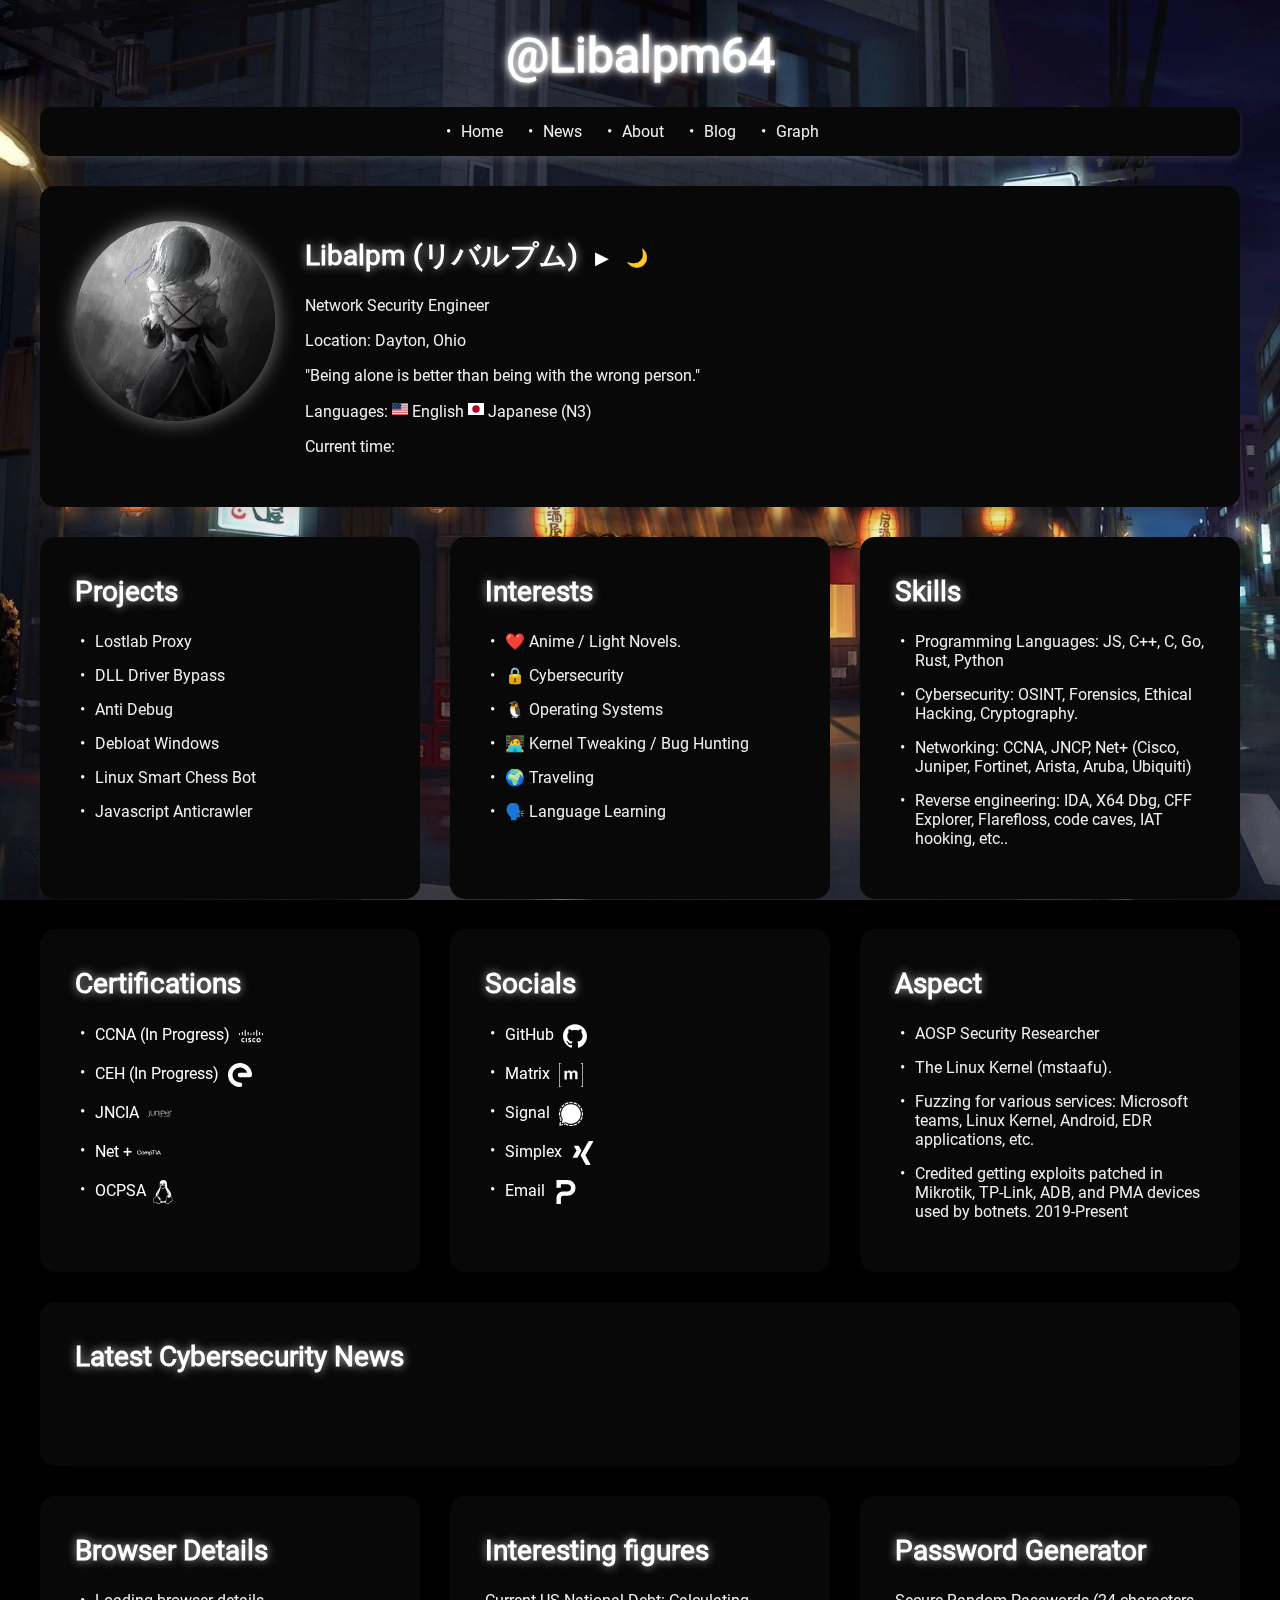
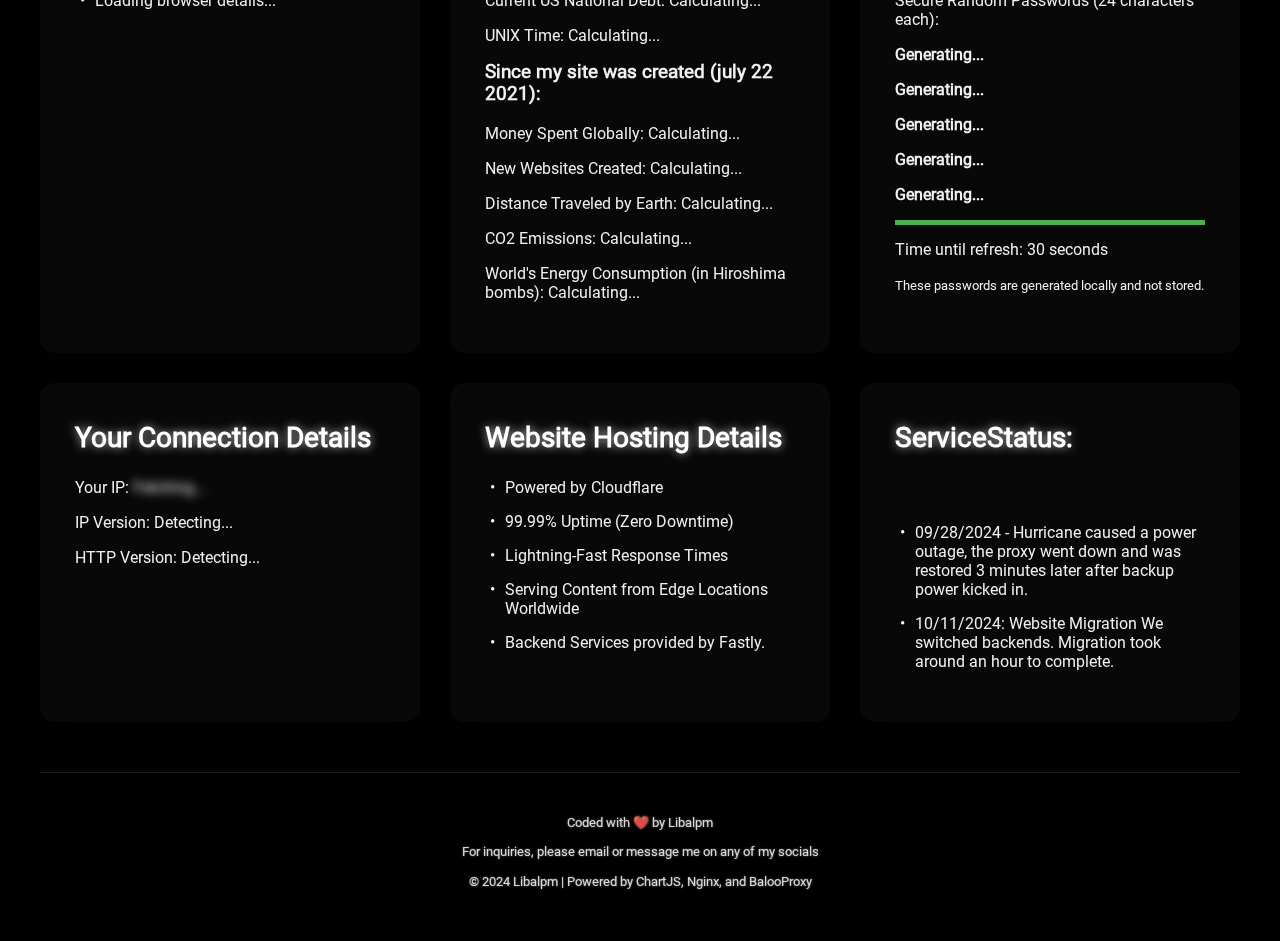
<file: index.html>
<!DOCTYPE html>
<html lang="en">
<head>
    <meta charset="UTF-8">
    <meta name="viewport" content="width=device-width, initial-scale=1.0">
    <title>Libalpm | Home</title>
    <meta name="description" content="Hello I'm Libalpm, a network engineer based in Dayton, Ohio.">
    <meta name="keywords" content="Libalpm, Network Security Engineer, Dayton Ohio, Technology Blog, Cybersecurity Insights">
    <meta name="author" content="Libalpm">
    <link rel="preload" href="assets/fonts/Roboto-Regular.ttf" as="font" type="font/ttf" crossorigin>
    <link rel="preload" href="assets/style.css" as="style">
    <link rel="preload" href="assets/libalpm.js" as="script">
    <link id="themeStylesheet" rel="stylesheet" href="assets/style.css">
    <script src="assets/chart.js"></script>
    <link rel="icon" href="assets/libalpm.ico" type="image/x-icon"> 
    <link rel="canonical" href="https://libalpm.dev/">
    <meta name="robots" content="index, follow">
    <meta name="mobile-web-app-capable" content="yes">
</head>
<body>
    <div class="theme-transition"></div>
    <div class="rain"></div>
    <div class="lightning"></div>
    <div class="container">
        <header>
            <h1>@Libalpm64</h1>
        </header>
        <nav>
            <ul>
                <li><a href="#">Home</a></li>
                <li><a href="#vulnerabilities-list">News</a></li>
                <li><a href="libalpm-portfolio.html">About</a></li>
                <li><a href="https://blog.libalpm.dev">Blog</a></li>
                <li><a href="#graph">Graph</a></li>
            </ul>
        </nav>
        <div class="main-content">
            <div class="panel profile">
                <div class="profile-image">
                    <img src="assets/libalpm.webp" alt="Libalpm">
                </div>
                <div class="profile-info">
                    <h2 class="profile-name">Libalpm (リバルプム) <button id="playButton" class="play-button">▶</button> <button id="themeSwitcher" class="play-button">🌙</button></h2>
                    <p>Network Security Engineer</p>
                    <p>Location: Dayton, Ohio</p>
                    <p>"Being alone is better than being with the wrong person."</p>
                    <p>Languages: 
                        <img src="assets/flags/us.svg" alt="English" title="English" width="16" height="16">
                        English
                        <img src="assets/flags/jp.svg" alt="Japanese" title="Japanese (N3)" width="16" height="16">
                        Japanese (N3)
                    </p>
                    <p id="ntp-time">Current time: <span id="current-time"></span></p>
                </div>
            </div>
            <div class="panel">
                <h2>Projects</h2>
                <ul>
                    <li>Lostlab Proxy</li>
                    <li>DLL Driver Bypass</li>
                    <li>Anti Debug</li>
                    <li>Debloat Windows</li>
                    <li>Linux Smart Chess Bot</li>
                    <li>Javascript Anticrawler</li>
                </ul>
            </div>
            <div class="panel">
                <h2>Interests</h2>
                <ul>
                    <li>❤️ Anime / Light Novels.</li>
                    <li>🔒 Cybersecurity</li>
                    <li>🐧 Operating Systems</li>
                    <li>🧑‍💻 Kernel Tweaking / Bug Hunting</li>
                    <li>🌍 Traveling</li>
                    <li>🗣️ Language Learning</li>
                </ul>
            </div>
            <div class="panel">
                <h2>Skills</h2>
                <ul>
                    <li>Programming Languages: JS, C++, C, Go, Rust, Python</li>
                    <li>Cybersecurity: OSINT, Forensics, Ethical Hacking, Cryptography.</li>
                    <li>Networking: CCNA, JNCP, Net+ (Cisco, Juniper, Fortinet, Arista, Aruba, Ubiquiti)</li>
                    <li>Reverse engineering: IDA, X64 Dbg, CFF Explorer, Flarefloss, code caves, IAT hooking, etc..</li>
                </ul>
            </div>
            <div class="panel">
                <h2>Certifications</h2>
                <ul>
                    <li>
                        <a target="_blank">
                            CCNA (In Progress) <img src="images/cisco.svg" alt="CCNA (In Progess)" style="filter: invert(1); width: 24px; height: 24px; vertical-align: middle; margin-left: 5px;">
                        </a>
                    </li>
                    <li>
                        <a target="_blank">
                            CEH (In Progress) <img src="images/ecouncil.svg" alt="CCNA (In Progess)" style="filter: invert(1); width: 24px; height: 24px; vertical-align: middle; margin-left: 5px;">
                        </a>
                    </li>
                    <li>
                        <a target="_blank">
                            JNCIA <img src="images/Juniper.svg" alt="JNCIA" style="filter: invert(1); width: 24px; height: 24px; vertical-align: middle; margin-left: 5px;">
                        </a>
                    </li>
                    <li>
                        <a target="_blank">
                            Net +<img src="images/comptia.svg" alt="Net +" style="filter: invert(1); width: 24px; height: 24px; vertical-align: middle; margin-left: 5px;">
                        </a>
                    </li>
                    <li>
                        <a target="_blank">
                            OCPSA<img src="images/linux.svg" alt="OCPSA" style="filter: invert(1); width: 24px; height: 24px; vertical-align: middle; margin-left: 5px;">
                        </a>
                    </li>
                </ul>
            </div>
            <div class="panel">
                <h2>Socials</h2>
                <ul class="social-icons">
                    <li>
                        <a href="https://github.com/libalpm64/" target="_blank">
                            GitHub <img src="images/github.svg" alt="GitHub" style="filter: invert(1); width: 24px; height: 24px; vertical-align: middle; margin-left: 5px;">
                        </a>
                    </li>
                    <li>
                        <a href="https://matrix.to/#/@libalpm:unredacted.org" target="_blank">
                            Matrix <img src="images/matrix.svg" alt="Matrix" style="filter: invert(1); width: 24px; height: 24px; vertical-align: middle; margin-left: 5px;">
                        </a>
                    </li>
                    <li>
                        <a href="@libalpm.01" target="_blank">
                            Signal <img src="images/signal.svg" alt="Signal" style="filter: invert(1); width: 24px; height: 24px; vertical-align: middle; margin-left: 5px;">
                        </a>
                    </li>
                    <li>
                        <a href="https://simplex.chat/contact#/?v=2-7&amp;smp=smp%3A%2F%2FUkMFNAXLXeAAe0beCa4w6X_zp18PwxSaSjY17BKUGXQ%3D%40smp12.simplex.im%2FdSQn3kk0X5xnT1ILL78OnTWnEPpROENp%23%2F%3Fv%3D1-3%26dh%3DMCowBQYDK2VuAyEAOITfCm8nnK-bSUYfpjEDm9e-eeUm8JtIH1aLH1ahKVQ%253D%26srv%3Die42b5weq7zdkghocs3mgxdjeuycheeqqmksntj57rmejagmg4eor5yd.onion" target="_blank">
                            Simplex <img src="images/Simplex.svg" alt="Simplex" style="filter: invert(1); width: 24px; height: 24px; vertical-align: middle; margin-left: 5px;">
                        </a>
                    </li>
                    <li>
                        <a href="mailto:libalpm@proton.me" target="_blank">
                            Email <img src="images/proton.svg" alt="Email" style="filter: invert(1); width: 24px; height: 24px; vertical-align: middle; margin-left: 5px;">
                        </a>
                    </li>
                </ul>
            </div>
            <div class="panel">
                <h2>Aspect</h2>
                <ul>
                    <li>AOSP Security Researcher</li>
                    <li>The Linux Kernel (mstaafu).</li>
                    <li>Fuzzing for various services: Microsoft teams, Linux Kernel, Android, EDR applications, etc.</li>
                    <li>Credited getting exploits patched in Mikrotik, TP-Link, ADB, and PMA devices used by botnets. 2019-Present</li>
                </ul>
            </div>
            <div class="panel cybersecurity-news">
                <h2>Latest Cybersecurity News</h2>
                <div id="vulnerabilities-list" class="news-grid">
                    <!-- News items will be dynamically inserted here -->
					<!-- We use github raw json to remove NVD api rate limiting -->
					<!-- Original Data -->
					<!-- https://services.nvd.nist.gov/rest/json/cves/2.0?pubStartDate=2024-07-30T17:11:20.761Z&pubEndDate=2024-09-28T17:11:20.761Z&cvssV3Severity=CRITICAL&resultsPerPage=20 -->
                </div>
                <div id="page-indicator" class="page-indicator"></div>
            </div>

            <div class="panel">
                <h2>Browser Details</h2>
                <ul id="browser-details">
                    <li>Loading browser details...</li>
                </ul>
            </div>
            <div class="panel">
                <h2>Interesting figures</h2>
                <p>Current US National Debt: <span id="current-debt">Calculating...</span></p>
                <p>UNIX Time: <span id="unix-time">Calculating...</span></p>
                <h3>Since my site was created (july 22 2021):</h3>
                <p>Money Spent Globally: <span id="spendingCounter">Calculating...</span></p>
                <p>New Websites Created: <span id="websitesCounter">Calculating...</span></p>
                <p>Distance Traveled by Earth: <span id="earthDistanceCounter">Calculating...</span></p>
                <p>CO2 Emissions: <span id="co2Counter">Calculating...</span></p>
                <p>World's Energy Consumption (in Hiroshima bombs): <span id="energyCounter">Calculating...</span></p>
            </div>
            <div class="panel">
                <h2>Password Generator</h2>
                <p>Secure Random Passwords (24 characters each):</p>
                <p><strong><span id="generated-password-1">Generating...</span></strong></p>
                <p><strong><span id="generated-password-2">Generating...</span></strong></p>
                <p><strong><span id="generated-password-3">Generating...</span></strong></p>
                <p><strong><span id="generated-password-4">Generating...</span></strong></p>
                <p><strong><span id="generated-password-5">Generating...</span></strong></p>
                <div id="refresh-bar" style="width: 100%; height: 5px; background-color: #ddd;">
                    <div id="refresh-progress" style="width: 100%; height: 100%; background-color: #4CAF50;"></div>
                </div>
                <p>Time until refresh: <span id="refresh-time">30</span> seconds</p>
                <p><small>These passwords are generated locally and not stored.</small></p>
            </div>

            <div class="panel">
                <h2>Your Connection Details</h2>
                <div id="ip-section">
                    <p>Your IP: <span id="user-ip" style="filter: blur(5px); cursor: pointer;" onclick="this.style.filter = 'none';">Fetching...</span></p>
                    <p>IP Version: <span id="ip-version">Detecting...</span></p>
                </div>
                <p>HTTP Version: <span id="http-version">Detecting...</span></p>
            </div>
            <div class="panel">
                <h2>Website Hosting Details</h2>
                <ul>
                    <li>Powered by Cloudflare</li>
                    <li>99.99% Uptime (Zero Downtime)</li>
                    <li>Lightning-Fast Response Times</li>
                    <li>Serving Content from Edge Locations Worldwide</li>
                    <li>Backend Services provided by Fastly.</li>
                </ul>
            </div>
            <div class="panel">
                <h2>ServiceStatus:</h2>
                <div class="iframe-container" style="position: relative; width: 250px; height: 30px; margin: 10px 0;"><div class="loading" style="position: absolute; top: 50%; left: 50%; transform: translate(-50%, -50%); display: flex; justify-content: center; align-items: center;"><div class="spinner" style="border: 4px solid rgba(255, 255, 255, 0.3); border-top: 4px solid #ffffff; border-radius: 50%; width: 20px; height: 20px; animation: spin 1s linear infinite;"></div></div><iframe data-src="https://status.libalpm.dev/badge?theme=dark" style="display: none; width: 100%; height: 100%; border: 0;" onload="this.previousElementSibling.style.display='none'; this.style.display='block';"></iframe></div><style>@keyframes spin {0% {transform: rotate(0deg);} 100% {transform: rotate(360deg);}}</style><script>document.addEventListener('DOMContentLoaded', function() { const iframe = document.querySelector('.iframe-container iframe'); const options = { root: null, rootMargin: '0px', threshold: 0.1 }; const callback = (entries) => { entries.forEach(entry => { if (entry.isIntersecting) { iframe.src = iframe.dataset.src; iframe.previousElementSibling.style.display = 'flex'; } }); }; const observer = new IntersectionObserver(callback, options); observer.observe(iframe); });</script>
                <ul>
                    <li>09/28/2024 - Hurricane caused a power outage, the proxy went down and was restored 3 minutes later after backup power kicked in.</li>
                    <li>10/11/2024: Website Migration We switched backends. Migration took around an hour to complete.</li>
                </ul>
            </div>
            
        </div>
        <footer>
            <p>Coded with ❤️ by Libalpm</p>
            <p>For inquiries, please email or message me on any of my socials</p>
            <p>© 2024 Libalpm | Powered by ChartJS, Nginx, and BalooProxy</p>
        </footer>
    </div>
    <script src="assets/libalpm.js" defer></script>
    <script>
        const themeSwitcher = document.getElementById('themeSwitcher');
        const themeStylesheet = document.getElementById('themeStylesheet');
        const themeTransition = document.querySelector('.theme-transition');
        const savedTheme = localStorage.getItem('theme') || 'light';

        if (savedTheme === 'light') {
            themeStylesheet.href = 'assets/style.css';
            themeSwitcher.textContent = '🌙';
        } else {
            themeStylesheet.href = 'assets/style_dark.css';
            themeSwitcher.textContent = '🌅';
        }

        themeSwitcher.addEventListener('click', () => {
            themeTransition.style.transform = 'scaleX(1)';
            
            setTimeout(() => {
                if (themeStylesheet.getAttribute('href') === 'assets/style_dark.css') {
                    themeStylesheet.setAttribute('href', 'assets/style.css');
                    themeSwitcher.textContent = '🌙';
                    localStorage.setItem('theme', 'light');
                } else {
                    themeStylesheet.setAttribute('href', 'assets/style_dark.css');
                    themeSwitcher.textContent = '🌅';
                    localStorage.setItem('theme', 'dark');
                }
                
                setTimeout(() => {
                    themeTransition.style.transform = 'scaleX(0)';
                }, 50);
            }, 500);
        });
    </script>
</body>
</html>
</file>
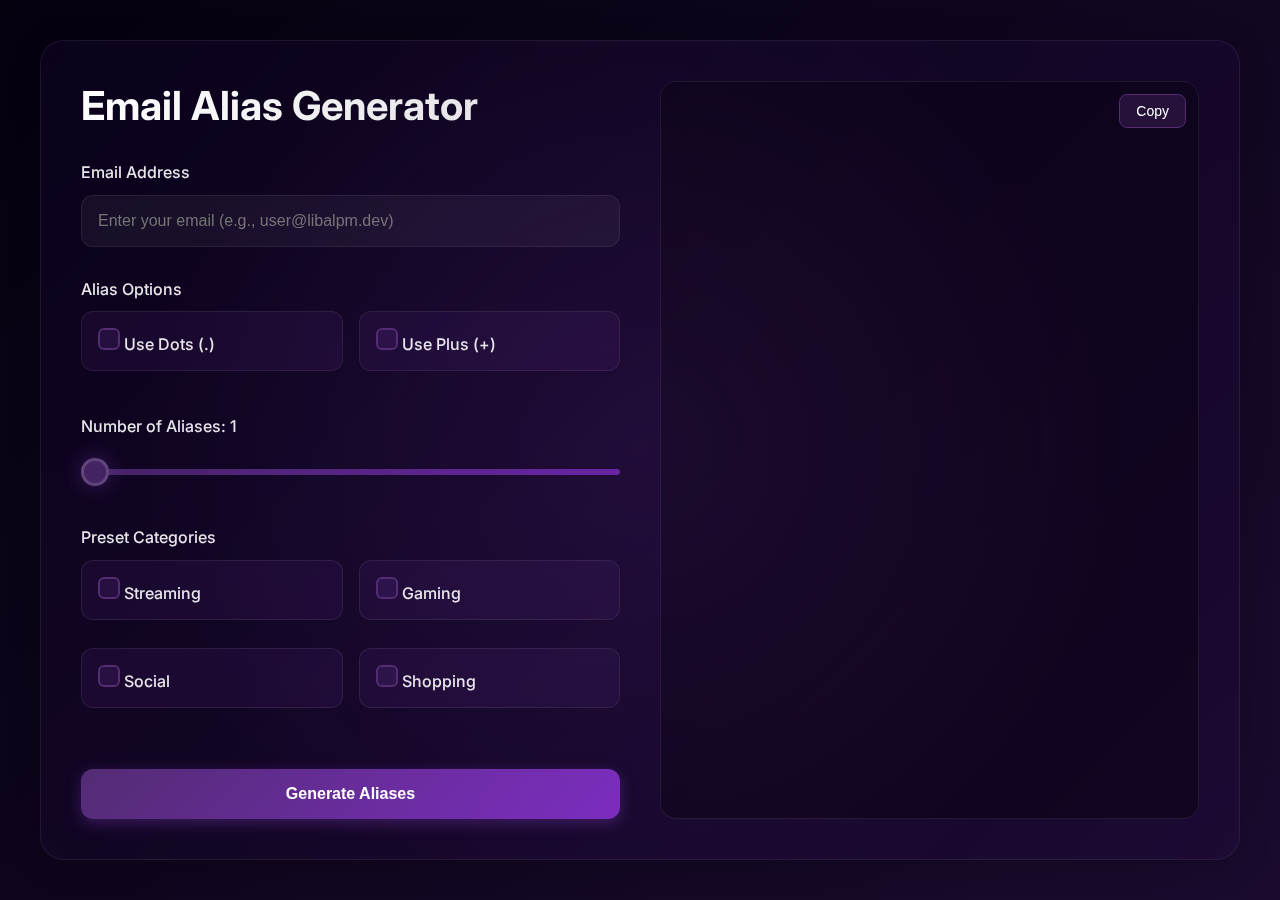
<file: email_alias.html>
<!DOCTYPE html>
<html lang="en">
<head>
    <meta charset="UTF-8">
    <meta name="viewport" content="width=device-width, initial-scale=1.0">
    <title>Email Alias Generator</title>
    <style>
        @import url('https://fonts.googleapis.com/css2?family=Inter:wght@400;500;600;700&family=Fira+Code&display=swap');

        :root {
            --primary-color: #532c74;
            --primary-hover: #7b2cbf;
            --background-color: #10002b;
            --panel-bg: rgba(41, 10, 89, 0.15);
            --text-color: #ffffff;
            --input-bg: rgba(255, 255, 255, 0.05);
            --border-color: rgba(255, 255, 255, 0.1);
            --glass-border: rgba(255, 255, 255, 0.08);
        }

        * {
            box-sizing: border-box;
            margin: 0;
            padding: 0;
        }

        body {
            font-family: 'Inter', sans-serif;
            background: linear-gradient(135deg, #05010f 0%, #1a0b2e 100%);
            color: var(--text-color);
            margin: 0;
            padding: 20px;
            min-height: 100vh;
            display: flex;
            justify-content: center;
            align-items: center;
        }

        .container {
            max-width: 1200px;
            width: 100%;
            padding: 40px;
            background: var(--panel-bg);
            backdrop-filter: blur(20px);
            border: 1px solid var(--glass-border);
            border-radius: 24px;
            box-shadow: 
                0 4px 32px rgba(0, 0, 0, 0.2),
                inset 0 0 32px rgba(255, 255, 255, 0.02);
            display: grid;
            grid-template-columns: 1fr 1fr;
            gap: 40px;
            position: relative;
            overflow: hidden;
        }

        .container::before {
            content: '';
            position: absolute;
            top: 0;
            left: 0;
            right: 0;
            bottom: 0;
            background: radial-gradient(circle at 50% 50%, rgba(157, 78, 221, 0.1), transparent 70%);
            pointer-events: none;
        }

        h1 {
            font-size: 2.5rem;
            margin-bottom: 2rem;
            background: linear-gradient(135deg, #fff 0%, #e0e0e0 100%);
            -webkit-background-clip: text;
            -webkit-text-fill-color: transparent;
        }

        .input-group {
            margin-bottom: 2rem;
        }

        .input-group label {
            display: block;
            margin-bottom: 0.8rem;
            font-weight: 500;
            color: rgba(255, 255, 255, 0.9);
        }

        input[type="email"] {
            width: 100%;
            padding: 1rem;
            background: var(--input-bg);
            border: 1px solid var(--glass-border);
            border-radius: 12px;
            color: var(--text-color);
            font-size: 1rem;
            transition: all 0.3s ease;
        }

        input[type="email"]:focus {
            outline: none;
            border-color: var(--primary-color);
            box-shadow: 0 0 0 3px rgba(157, 78, 221, 0.2);
        }

        .controls-grid {
            display: grid;
            grid-template-columns: repeat(auto-fit, minmax(200px, 1fr));
            gap: 1rem;
        }

        .control-item {
            background: rgba(157, 78, 221, 0.08);
            border: 1px solid var(--glass-border);
            border-radius: 12px;
            padding: 1rem;
            display: flex;
            align-items: center;
            gap: 12px;
            cursor: pointer;
            transition: all 0.3s cubic-bezier(0.4, 0, 0.2, 1);
            position: relative;
            overflow: hidden;
        }

        .control-item:hover {
            background: rgba(157, 78, 221, 0.12);
            border-color: var(--primary-color);
            transform: translateY(-1px);
        }

        .control-item input[type="checkbox"] {
            appearance: none;
            -webkit-appearance: none;
            width: 22px;
            height: 22px;
            border: 2px solid var(--primary-color);
            border-radius: 6px;
            background: rgba(157, 78, 221, 0.1);
            position: relative;
            cursor: pointer;
            transition: all 0.2s ease;
        }

        .control-item input[type="checkbox"]:checked {
            background: var(--primary-color);
            box-shadow: 0 0 15px rgba(157, 78, 221, 0.3);
        }

        .control-item input[type="checkbox"]:checked::after {
            content: '✓';
            position: absolute;
            color: white;
            font-size: 14px;
            left: 5px;
            top: 1px;
        }

        .slider {
            -webkit-appearance: none;
            width: 100%;
            height: 6px;
            background: linear-gradient(90deg, var(--primary-color) 0%, var(--primary-hover) 100%);
            border-radius: 3px;
            outline: none;
            opacity: 0.8;
            transition: opacity 0.2s;
            margin: 20px 0;
        }

        .slider::-webkit-slider-thumb {
            -webkit-appearance: none;
            appearance: none;
            width: 28px;
            height: 28px;
            border-radius: 50%;
            background: var(--primary-color);
            cursor: pointer;
            border: 3px solid rgba(255, 255, 255, 0.2);
            box-shadow: 0 0 20px rgba(157, 78, 221, 0.4);
            transition: all 0.3s ease;
        }

        .slider::-webkit-slider-thumb:hover {
            transform: scale(1.1);
            box-shadow: 0 0 25px rgba(157, 78, 221, 0.6);
        }

        .generate-button {
            width: 100%;
            padding: 1rem;
            background: linear-gradient(135deg, var(--primary-color), var(--primary-hover));
            border: none;
            border-radius: 12px;
            color: white;
            font-weight: 600;
            font-size: 1rem;
            cursor: pointer;
            transition: all 0.3s ease;
            margin-top: 1rem;
            box-shadow: 0 4px 15px rgba(157, 78, 221, 0.3);
        }

        .generate-button:hover {
            transform: translateY(-2px);
            box-shadow: 0 6px 20px rgba(157, 78, 221, 0.4);
        }

        .right-panel {
            height: 100%;
            min-height: 400px;
        }

        .result {
            font-family: 'Fira Code', monospace;
            background: rgba(0, 0, 0, 0.4);
            border-radius: 16px;
            padding: 24px;
            height: 100%;
            min-height: 400px;
            overflow-y: auto;
            border: 1px solid var(--glass-border);
            font-size: 14px;
            line-height: 1.6;
            position: relative;
            color: #a0f0c0;
            text-shadow: 0 0 2px rgba(160, 240, 192, 0.3);
            backdrop-filter: blur(10px);
        }

        .copy-button {
            position: absolute;
            top: 12px;
            right: 12px;
            background: rgba(157, 78, 221, 0.2);
            border: 1px solid var(--primary-color);
            color: var(--text-color);
            padding: 8px 16px;
            border-radius: 8px;
            font-size: 14px;
            font-weight: 500;
            cursor: pointer;
            transition: all 0.2s ease;
            backdrop-filter: blur(5px);
        }

        .copy-button:hover {
            background: rgba(157, 78, 221, 0.3);
            transform: translateY(-1px);
            box-shadow: 0 2px 8px rgba(157, 78, 221, 0.2);
        }

        @media (max-width: 768px) {
            .container {
                grid-template-columns: 1fr;
                padding: 24px;
                gap: 24px;
            }

            .controls-grid {
                grid-template-columns: 1fr;
            }

            .right-panel {
                min-height: 300px;
            }
        }
    </style>
</head>
<body>
    <div class="container">
        <div class="left-panel">
            <h1>Email Alias Generator</h1>
            
            <div class="input-group">
                <label for="emailInput">Email Address</label>
                <input type="email" id="emailInput" placeholder="Enter your email (e.g., user@libalpm.dev)" required>
            </div>

            <div class="input-group">
                <label>Alias Options</label>
                <div class="controls-grid">
                    <label class="control-item">
                        <input type="checkbox" id="dotToggle"> Use Dots (.)
                    </label>
                    <label class="control-item">
                        <input type="checkbox" id="plusToggle"> Use Plus (+)
                    </label>
                </div>
            </div>

            <div class="input-group">
                <label>Number of Aliases: <span id="aliasCountValue">1</span></label>
                <input type="range" id="aliasCount" class="slider" min="1" max="100" value="1">
            </div>

            <div class="input-group">
                <label>Preset Categories</label>
                <div class="controls-grid">
                    <label class="control-item"><input type="checkbox" class="preset" value="Streaming"> Streaming</label>
                    <label class="control-item"><input type="checkbox" class="preset" value="Gaming"> Gaming</label>
                    <label class="control-item"><input type="checkbox" class="preset" value="Social"> Social</label>
                    <label class="control-item"><input type="checkbox" class="preset" value="Shopping"> Shopping</label>
                </div>
            </div>

            <button class="generate-button" onclick="generateAliases()">Generate Aliases</button>
        </div>
        <div class="right-panel">
            <div class="result" id="result">
                <button class="copy-button" onclick="copyToClipboard()">Copy</button>
            </div>
        </div>
    </div>

    <script>
        function generateRandomString(length) {
            const chars = 'ABCDEFGHIJKLMNOPQRSTUVWXYZabcdefghijklmnopqrstuvwxyz0123456789';
            let result = '';
            for (let i = 0; i < length; i++) {
                result += chars.charAt(Math.floor(Math.random() * chars.length));
            }
            return result;
        }

        function insertDots(localPart) {
            const positions = new Set();
            const firstChar = localPart.charAt(0);
            const lastChar = localPart.charAt(localPart.length - 1);
            const innerPart = localPart.slice(1, -1);
            
            while (positions.size < Math.floor(innerPart.length / 2)) {
                positions.add(Math.floor(Math.random() * innerPart.length));
            }
            
            const innerArray = innerPart.split('');
            positions.forEach(pos => {
                innerArray.splice(pos, 0, '.');
            });
            
            return firstChar + innerArray.join('') + lastChar;
        }

        function generateAliases() {
            const emailInput = document.getElementById('emailInput').value.trim();
            const dotToggle = document.getElementById('dotToggle').checked;
            const plusToggle = document.getElementById('plusToggle').checked;
            const aliasCount = parseInt(document.getElementById('aliasCount').value);

            if (!emailInput) {
                document.getElementById('result').innerText = 'Please enter a valid email address.';
                return;
            }

            const [localPart, domain] = emailInput.split('@');
            const aliases = [];

            // Add preset handling
            const presets = document.querySelectorAll('.preset:checked');
            if (presets.length > 0) {
                presets.forEach(preset => {
                    aliases.push(localPart + '+' + preset.value.toLowerCase().replace(' ', '') + '@' + domain);
                });
            } else {
                for (let i = 0; i < aliasCount; i++) {
                    let alias = localPart;

                    // Apply dot aliasing
                    if (dotToggle) {
                        alias = insertDots(alias);
                    }

                    // Apply plus aliasing with random string
                    if (plusToggle) {
                        const randomString = generateRandomString(8);
                        alias += '+' + randomString;
                    }

                    aliases.push(alias + '@' + domain);
                }
            }

            document.getElementById('result').innerHTML = '<button class="copy-button" onclick="copyToClipboard()">Copy</button>Generated Aliases:<br>' + aliases.join('<br>');
        }

        function copyToClipboard() {
            const result = document.getElementById('result');
            const textArea = document.createElement('textarea');
            textArea.value = result.textContent.replace('Copy', '').trim();
            document.body.appendChild(textArea);
            textArea.select();
            document.execCommand('copy');
            document.body.removeChild(textArea);
            alert('Copied to clipboard!');
        }

        document.getElementById('aliasCount').addEventListener('input', function() {
            document.getElementById('aliasCountValue').innerText = this.value;
        });
    </script>
</body>
</html>
</file>
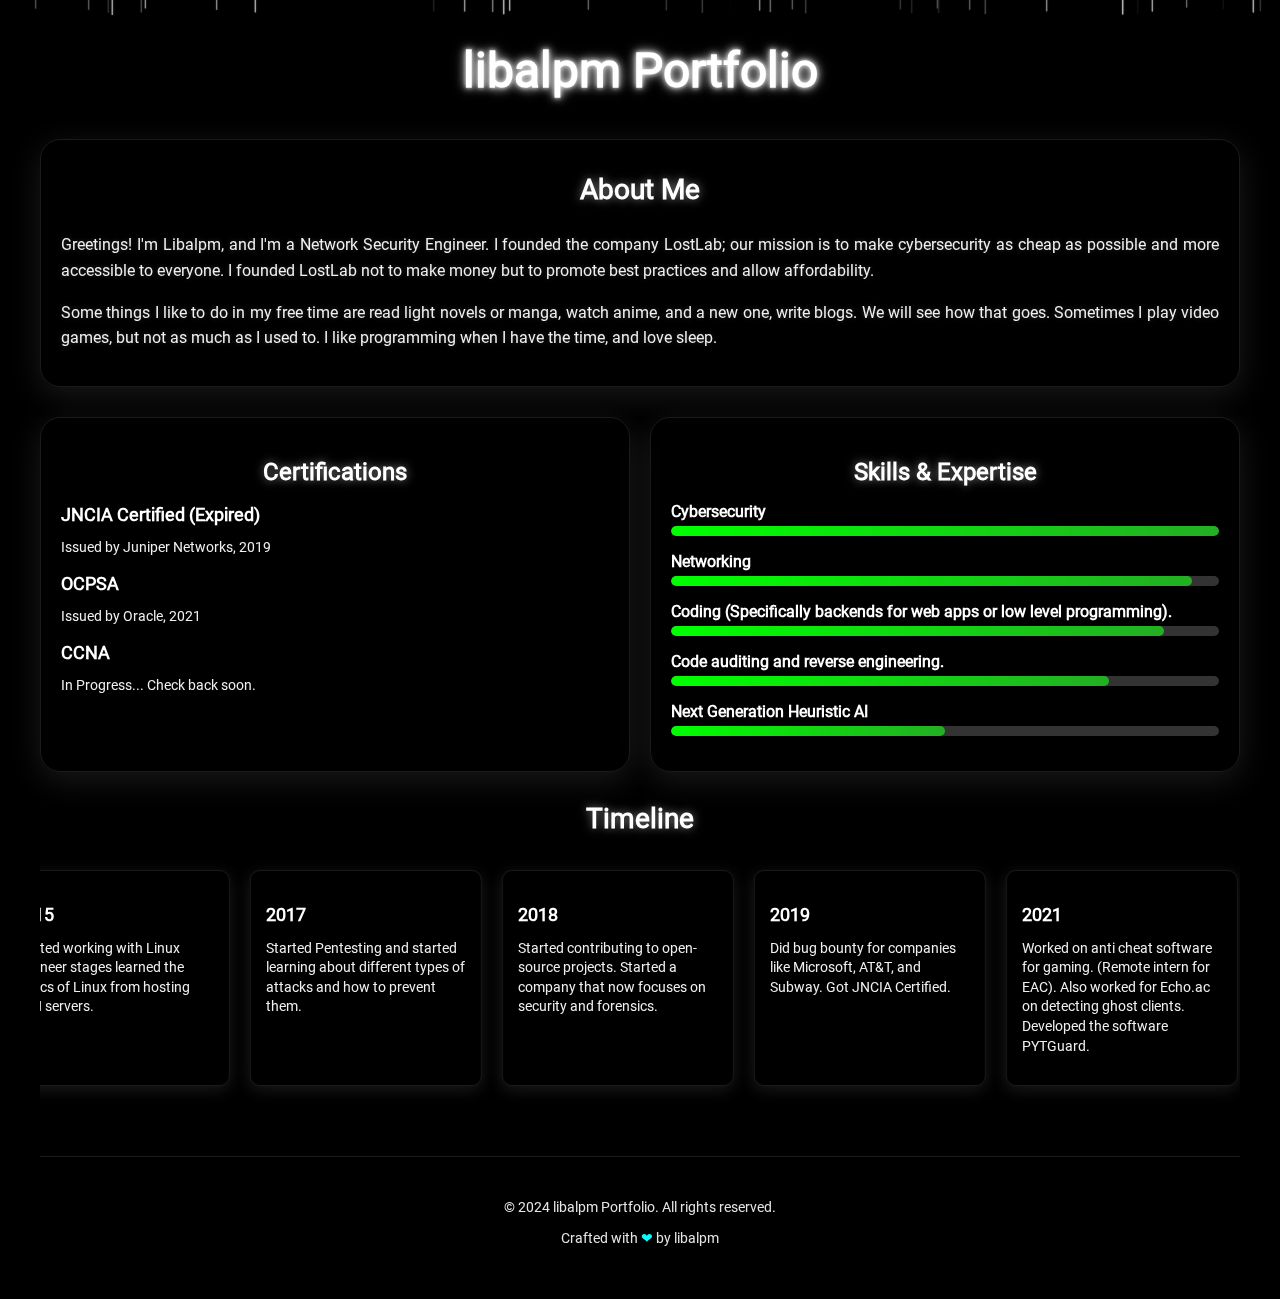
<file: libalpm-portfolio.html>
<!DOCTYPE html>
<html lang="en">
<head>
    <meta charset="UTF-8">
    <meta name="viewport" content="width=device-width, initial-scale=1.0">
    <title>libalpm Portfolio</title>
    <link rel="stylesheet" href="assets/portfolio.css">
</head>
<body>
    <div class="rain" id="rain"></div>
    <div class="container">
        <header>
            <h1>libalpm Portfolio</h1>
        </header>

         <section class="about-me">
            <h2>About Me</h2>
            <p>Greetings! I'm Libalpm, and I'm a Network Security Engineer. I founded the company LostLab; our mission is to make cybersecurity as cheap as possible and more accessible to everyone. I founded LostLab not to make money but to promote best practices and allow affordability.</p>
            <p>Some things I like to do in my free time are read light novels or manga, watch anime, and a new one, write blogs. We will see how that goes. Sometimes I play video games, but not as much as I used to. I like programming when I have the time, and love sleep.</p>
         </section>

        <section class="split-panel">
            <div class="certifications">
                <h2>Certifications</h2>
                <div class="certification-item">
                    <h3>JNCIA Certified (Expired)</h3>
                    <p>Issued by Juniper Networks, 2019</p>
                </div>
                <div class="certification-item">
                    <h3>OCPSA</h3>
                    <p>Issued by Oracle, 2021</p>
                </div>
                <div class="certification-item">
                    <h3>CCNA</h3>
                    <p>In Progress... Check back soon.</p>
                </div>
            </div>
            <div class="skills-expertise">
                <h2>Skills & Expertise</h2>
                <div class="skill-bar">
                    <h3>Cybersecurity</h3>
                    <div class="skill-bar-container">
                        <div class="skill-bar-fill" style="width: 100%;"></div>
                    </div>
                </div>
                <div class="skill-bar">
                    <h3>Networking</h3>
                    <div class="skill-bar-container">
                        <div class="skill-bar-fill" style="width: 95%;"></div>
                    </div>
                </div>
                <div class="skill-bar">
                    <h3>Coding (Specifically backends for web apps or low level programming).</h3>
                    <div class="skill-bar-container">
                        <div class="skill-bar-fill" style="width: 90%;"></div>
                    </div>
                </div>
                <div class="skill-bar">
                    <h3>Code auditing and reverse engineering.</h3>
                    <div class="skill-bar-container">
                        <div class="skill-bar-fill" style="width: 80%;"></div>
                    </div>
                </div>
                <div class="skill-bar">
                    <h3>Next Generation Heuristic AI</h3>
                    <div class="skill-bar-container">
                        <div class="skill-bar-fill" style="width: 50%;"></div>
                    </div>
                </div>
            </div>
        </section>

        <section class="timeline-container">
            <h2>Timeline</h2>
            <div class="timeline">
                <div class="timeline-content">
                    <div class="timeline-item">
                        <h3>2015</h3>
                        <p>Started working with Linux begineer stages learned the basics of Linux from hosting VPN servers.</p>
                    </div>
                    <div class="timeline-item">
                        <h3>2017</h3>
                        <p>Started Pentesting and started learning about different types of attacks and how to prevent them. </p>
                    </div>
                    <div class="timeline-item">
                        <h3>2018</h3>
                        <p>Started contributing to open-source projects. Started a company that now focuses on security and forensics.</p>
                    </div>
                    <div class="timeline-item">
                        <h3>2019</h3>
                        <p>Did bug bounty for companies like Microsoft, AT&T, and Subway. Got JNCIA Certified.</p>
                    </div>
                    <div class="timeline-item">
                        <h3>2021</h3>
                        <p>Worked on anti cheat software for gaming. (Remote intern for EAC). Also worked for Echo.ac on detecting ghost clients. Developed the software PYTGuard.</p>
                    </div>
                    <div class="timeline-item">
                        <h3>2022</h3>
                        <p>AI started a hugging face and started working with AI models and LLM learning with Pytorch.</p>
                    </div>
                    <div class="timeline-item">
                        <h3>2023</h3>
                        <p>Working on my certifications in security and Ethical Hacking and CCNA.</p>
                    </div>
                </div>
            </div>
        </section>

        <footer>
            <p>&copy; 2024 libalpm Portfolio. All rights reserved.</p>
            <p>Crafted with <a href="#">&#10084;</a> by libalpm</p>
        </footer>
    </div>
    <script>
        function createRaindrop() {
            const raindrop = document.createElement('div');
            raindrop.classList.add('raindrop');
            raindrop.style.left = `${Math.random() * 100}%`;
            raindrop.style.animationDuration = `${Math.random() * 1 + 0.5}s`;
            raindrop.style.opacity = Math.random();
            raindrop.style.setProperty('--scale', Math.random() * 0.5 + 0.5);
            document.getElementById('rain').appendChild(raindrop);

            setTimeout(() => {
                raindrop.remove();
            }, 2000);
        }

        setInterval(createRaindrop, 20);

        const timelineContent = document.querySelector('.timeline-content');
        const timelineItems = document.querySelectorAll('.timeline-item');
        
        timelineItems.forEach(item => {
            const clone = item.cloneNode(true);
            timelineContent.appendChild(clone);
        });

        const scrollDuration = 30;
        const totalWidth = timelineContent.scrollWidth / 2;
        const pixelsPerSecond = totalWidth / scrollDuration;

        function scrollTimeline(timestamp) {
            if (!scrollTimeline.startTime) scrollTimeline.startTime = timestamp;
            const elapsedTime = (timestamp - scrollTimeline.startTime) / 1000; 

            let scrollPosition = (elapsedTime * pixelsPerSecond) % totalWidth;
            timelineContent.style.transform = `translateX(${-scrollPosition}px)`;

            requestAnimationFrame(scrollTimeline);
        }

        requestAnimationFrame(scrollTimeline);
    </script>
</body>
</html>
</file>
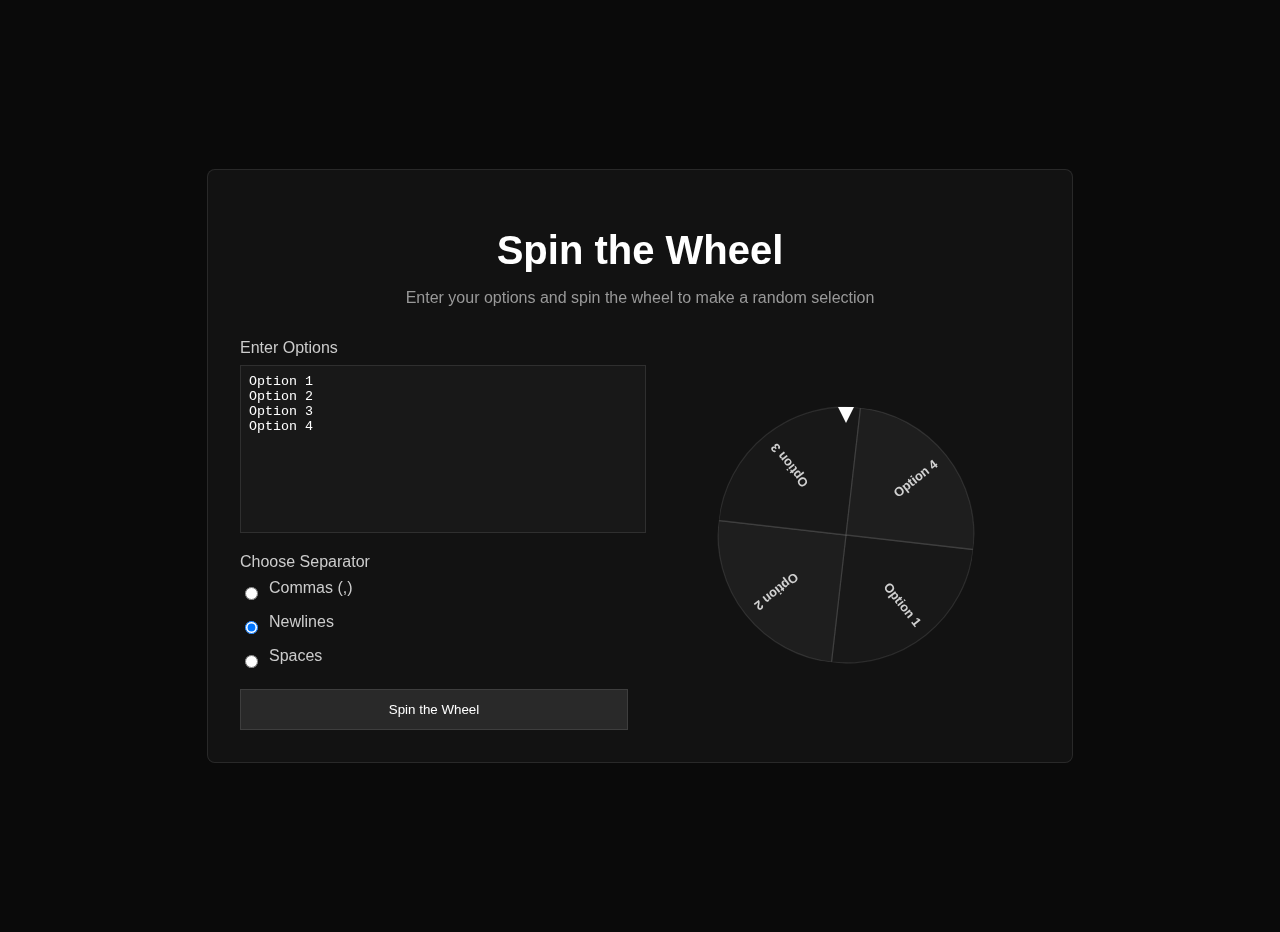
<file: wheel.html>
<!DOCTYPE html>
<html lang="en">
<head>
    <meta charset="UTF-8">
    <meta name="viewport" content="width=device-width, initial-scale=1.0">
    <title>Spin the Wheel</title>
    <style>
        body {
            font-family: Arial, sans-serif;
            background-color: #0a0a0a;
            color: white;
            display: flex;
            justify-content: center;
            align-items: center;
            min-height: 100vh;
            margin: 0;
            padding: 1rem;
        }
        .card {
            background-color: rgba(20,20,20,0.8);
            border: 1px solid rgba(255,255,255,0.1);
            border-radius: 8px;
            padding: 2rem;
            max-width: 800px;
            width: 100%;
            backdrop-filter: blur(10px);
        }
        .card-title {
            font-size: 2.5rem;
            font-weight: bold;
            text-align: center;
            margin-bottom: 1rem;
        }
        .card-description {
            text-align: center;
            color: #999;
            margin-bottom: 2rem;
        }
        .content {
            display: grid;
            grid-template-columns: 1fr 1fr;
            gap: 1.5rem;
        }
        .input-group {
            margin-bottom: 1rem;
        }
        label {
            display: block;
            margin-bottom: 0.5rem;
            color: #ccc;
        }
        textarea {
            width: 100%;
            min-height: 150px;
            background-color: rgba(30,30,30,0.6);
            border: 1px solid rgba(255,255,255,0.1);
            color: white;
            padding: 0.5rem;
            resize: none;
        }
        .radio-group {
            display: flex;
            flex-direction: column;
            gap: 0.5rem;
        }
        .radio-option {
            display: flex;
            align-items: center;
            gap: 0.5rem;
        }
        button {
            width: 100%;
            padding: 0.75rem;
            background-color: rgba(255,255,255,0.1);
            border: 1px solid rgba(255,255,255,0.1);
            color: white;
            cursor: pointer;
            transition: background-color 0.3s;
        }
        button:hover {
            background-color: rgba(255,255,255,0.2);
        }
        button:disabled {
            opacity: 0.5;
            cursor: not-allowed;
        }
        .wheel-container {
            display: flex;
            justify-content: center;
            align-items: center;
        }
        .wheel-wrapper {
            position: relative;
            width: 256px;
            height: 256px;
        }
        #wheel {
            width: 100%;
            height: 100%;
        }
        .pointer {
            position: absolute;
            top: 0;
            left: 50%;
            width: 0;
            height: 0;
            border-left: 8px solid transparent;
            border-right: 8px solid transparent;
            border-top: 16px solid white;
            transform: translateX(-50%);
        }
        .modal {
            display: none;
            position: fixed;
            z-index: 1;
            left: 0;
            top: 0;
            width: 100%;
            height: 100%;
            background-color: rgba(0,0,0,0.5);
        }
        .modal-content {
            background-color: rgba(20,20,20,0.9);
            margin: 15% auto;
            padding: 20px;
            border: 1px solid rgba(255,255,255,0.1);
            width: 80%;
            max-width: 400px;
            border-radius: 8px;
        }
        .modal-title {
            font-size: 1.5rem;
            font-weight: bold;
            margin-bottom: 0.5rem;
        }
        .modal-description {
            color: #999;
        }
    </style>
</head>
<body>
    <div class="card">
        <h1 class="card-title">Spin the Wheel</h1>
        <p class="card-description">Enter your options and spin the wheel to make a random selection</p>
        <div class="content">
            <div>
                <div class="input-group">
                    <label for="optionsInput">Enter Options</label>
                    <textarea id="optionsInput" placeholder="Enter your options, one per line">Option 1
Option 2
Option 3
Option 4</textarea>
                </div>
                <div class="input-group">
                    <label>Choose Separator</label>
                    <div class="radio-group">
                        <div class="radio-option">
                            <input type="radio" id="comma" name="separator" value=",">
                            <label for="comma">Commas (,)</label>
                        </div>
                        <div class="radio-option">
                            <input type="radio" id="newline" name="separator" value="\n" checked>
                            <label for="newline">Newlines</label>
                        </div>
                        <div class="radio-option">
                            <input type="radio" id="space" name="separator" value=" ">
                            <label for="space">Spaces</label>
                        </div>
                    </div>
                </div>
                <button id="spinButton">Spin the Wheel</button>
            </div>
            <div class="wheel-container">
                <div class="wheel-wrapper">
                    <svg id="wheel" viewBox="0 0 200 200"></svg>
                    <div class="pointer"></div>
                </div>
            </div>
        </div>
    </div>

    <div id="resultModal" class="modal">
        <div class="modal-content">
            <h2 class="modal-title">Congratulations!</h2>
            <p class="modal-description">You selected: <strong id="selectedOption"></strong></p>
        </div>
    </div>

    <script>
        const optionsInput = document.getElementById('optionsInput');
        const spinButton = document.getElementById('spinButton');
        const wheel = document.getElementById('wheel');
        const modal = document.getElementById('resultModal');
        const selectedOptionElement = document.getElementById('selectedOption');

        let options = ['Option 1', 'Option 2', 'Option 3', 'Option 4'];
        let currentRotation = 0;
        let isSpinning = false;

        function createWheelSegments() {
            wheel.innerHTML = '';
            const numOptions = options.length;
            let cumulativeAngle = 0;

            options.forEach((option, index) => {
                const startAngle = cumulativeAngle;
                const endAngle = startAngle + (360 / numOptions);
                cumulativeAngle = endAngle;

                const startRadians = (startAngle * Math.PI) / 180;
                const endRadians = (endAngle * Math.PI) / 180;

                const x1 = 100 + 100 * Math.cos(startRadians);
                const y1 = 100 + 100 * Math.sin(startRadians);
                const x2 = 100 + 100 * Math.cos(endRadians);
                const y2 = 100 + 100 * Math.sin(endRadians);

                const largeArcFlag = endAngle - startAngle <= 180 ? "0" : "1";

                const pathData = [
                    "M", 100, 100,
                    "L", x1, y1,
                    "A", 100, 100, 0, largeArcFlag, 1, x2, y2,
                    "Z"
                ].join(" ");

                const path = document.createElementNS("http://www.w3.org/2000/svg", "path");
                path.setAttribute("d", pathData);
                path.setAttribute("fill", index % 2 === 0 ? "rgba(30, 30, 30, 0.6)" : "rgba(40, 40, 40, 0.6)");
                path.setAttribute("stroke", "rgba(255, 255, 255, 0.1)");
                path.setAttribute("stroke-width", "1");
                wheel.appendChild(path);

                const midAngle = (startAngle + endAngle) / 2;
                const labelX = 100 + 70 * Math.cos((midAngle * Math.PI) / 180);
                const labelY = 100 + 70 * Math.sin((midAngle * Math.PI) / 180);

                const text = document.createElementNS("http://www.w3.org/2000/svg", "text");
                text.setAttribute("x", labelX.toString());
                text.setAttribute("y", labelY.toString());
                text.setAttribute("text-anchor", "middle");
                text.setAttribute("dominant-baseline", "middle");
                text.setAttribute("fill", "rgba(255, 255, 255, 0.8)");
                text.setAttribute("font-size", "10");
                text.setAttribute("font-weight", "bold");
                text.setAttribute("transform", `rotate(${midAngle}, ${labelX}, ${labelY})`);
                text.textContent = option;
                wheel.appendChild(text);
            });
        }

        function parseOptions() {
            const separator = document.querySelector('input[name="separator"]:checked').value;
            const inputValue = optionsInput.value;
            let splitOptions;
            if (separator === ',') {
                splitOptions = inputValue.split(',');
            } else if (separator === '\n') {
                splitOptions = inputValue.split(/\r?\n/);
            } else if (separator === ' ') {
                splitOptions = inputValue.split(' ');
            }
            return splitOptions ? splitOptions.map(opt => opt.trim()).filter(opt => opt) : [];
        }

        function updateWheel() {
            const newOptions = parseOptions();
            if (newOptions.length >= 2) {
                options = newOptions;
                createWheelSegments();
            }
        }

        function spinWheel() {
            updateWheel();
            if (options.length < 2) {
                alert('Please enter at least two options to spin the wheel.');
                return;
            }
            isSpinning = true;
            spinButton.disabled = true;

            const randomIndex = Math.floor(Math.random() * options.length);
            const anglePerSegment = 360 / options.length;
            const extraSpins = 5 * 360; // 5 full spins
            const finalAngle = 360 - (randomIndex * anglePerSegment) - (anglePerSegment / 2);
            const totalRotation = currentRotation + extraSpins + finalAngle;

            wheel.style.transition = 'transform 3s cubic-bezier(0.25, 0.1, 0.25, 1)';
            wheel.style.transform = `rotate(${totalRotation}deg)`;

            currentRotation = totalRotation % 360;

            setTimeout(() => {
                isSpinning = false;
                spinButton.disabled = false;
                selectedOptionElement.textContent = options[randomIndex];
                modal.style.display = 'block';
                wheel.style.transition = 'none';
            }, 3000);
        }

        spinButton.addEventListener('click', spinWheel);
        optionsInput.addEventListener('input', updateWheel);
        optionsInput.addEventListener('blur', updateWheel);
        document.querySelectorAll('input[name="separator"]').forEach(radio => {
            radio.addEventListener('change', updateWheel);
        });

        window.onclick = function(event) {
            if (event.target === modal) {
                modal.style.display = "none";
            }
        }

        createWheelSegments();

        // Passive spin animation
        setInterval(() => {
            if (!isSpinning) {
                currentRotation = (currentRotation + 0.5) % 360;
                wheel.style.transform = `rotate(${currentRotation}deg)`;
            }
        }, 50);
    </script>
</body>
</html>
</file>
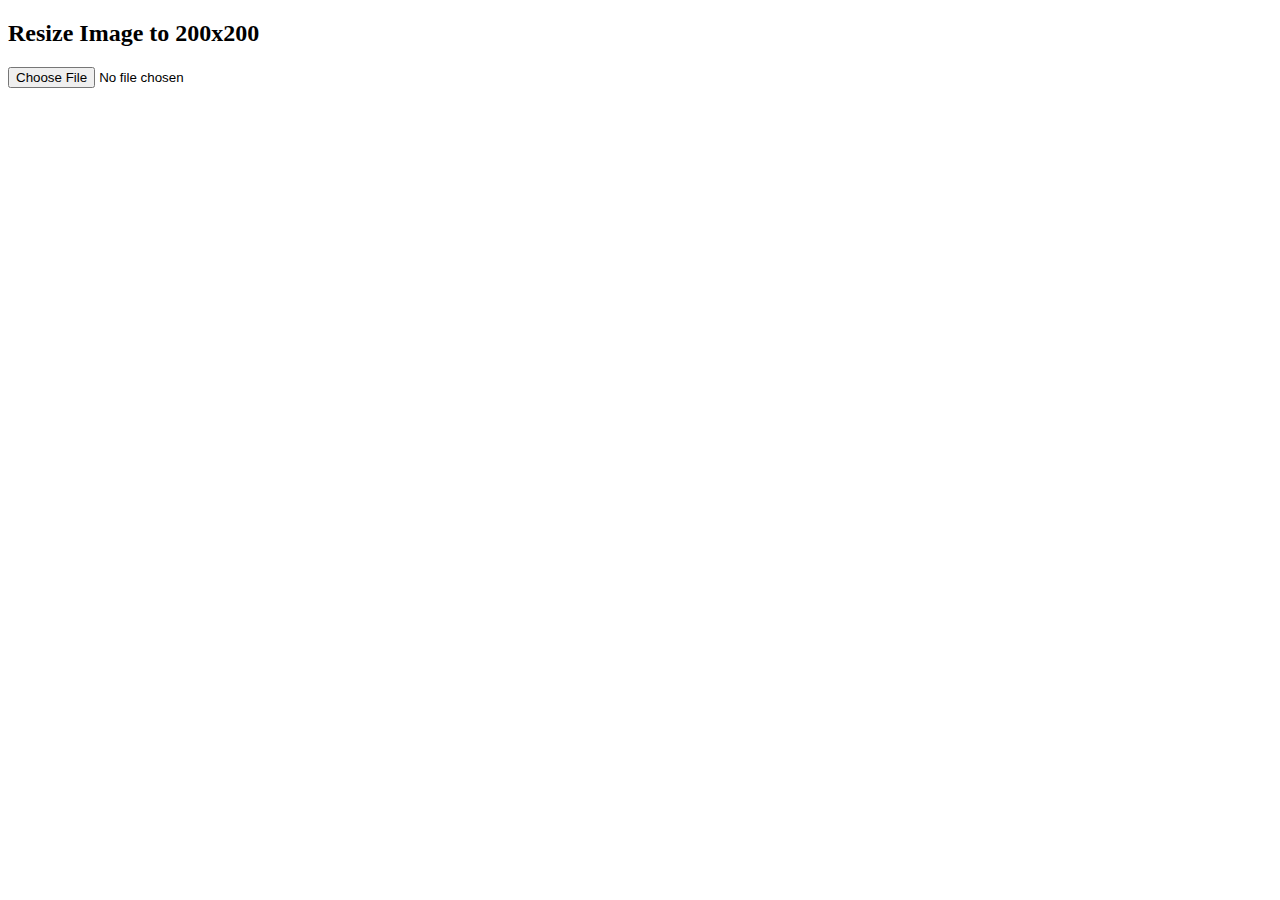
<file: assets/tools/image_resize.html>
<!DOCTYPE html>
<html lang="en">
<head>
    <meta charset="UTF-8">
    <meta name="viewport" content="width=device-width, initial-scale=1.0">
    <title>Resize Image to 200x200</title>
</head>
<body>
    <h2>Resize Image to 200x200</h2>
    <input type="file" id="uploadImage" accept="image/*">
    <br><br>
    <canvas id="canvas" style="display:none;"></canvas>
    <br><br>
    <button id="downloadButton" style="display:none;">Download Resized Image</button>

    <script>
        const uploadImage = document.getElementById('uploadImage');
        const canvas = document.getElementById('canvas');
        const downloadButton = document.getElementById('downloadButton');
        const ctx = canvas.getContext('2d');

        uploadImage.addEventListener('change', function(event) {
            const file = event.target.files[0];
            if (file) {
                const img = new Image();
                const reader = new FileReader();
                
                reader.onload = function(e) {
                    img.src = e.target.result;
                };
                
                img.onload = function() {
                    const size = 200; // Final size (200x200)

                    // Set canvas size
                    canvas.width = size;
                    canvas.height = size;
                    
                    // Calculate aspect ratio and center the image
                    const aspectRatio = img.width / img.height;
                    let drawWidth, drawHeight, offsetX, offsetY;

                    if (aspectRatio > 1) {
                        // Image is wider than it is tall, fit it based on height
                        drawHeight = size;
                        drawWidth = size * aspectRatio;
                        offsetX = -(drawWidth - size) / 2;
                        offsetY = 0;
                    } else {
                        // Image is taller than it is wide, fit it based on width
                        drawWidth = size;
                        drawHeight = size / aspectRatio;
                        offsetX = 0;
                        offsetY = -(drawHeight - size) / 2;
                    }

                    // Draw image centered and cropped to fit 200x200
                    ctx.drawImage(img, offsetX, offsetY, drawWidth, drawHeight);
                    
                    // Show download button after drawing the image
                    downloadButton.style.display = 'inline';
                };
                
                reader.readAsDataURL(file);
            }
        });

        downloadButton.addEventListener('click', function() {
            // Download resized image as WEBP
            const link = document.createElement('a');
            link.download = 'resized_image.webp';
            link.href = canvas.toDataURL('image/webp');
            link.click();
        });
    </script>
</body>
</html>
</file>
<file: assets/style.css>
@font-face {
    font-family: 'Roboto';
    src: url('fonts/Roboto-Regular.ttf') format('truetype');
    font-weight: normal;
    font-style: normal;
    font-display: swap;
    font-preload: true;
}
body {
    font-family: 'Roboto', sans-serif;
    margin: 0;
    padding: 0;
    background-color: #000000;
    background-image: url('../images/wp8855551.webp');
    background-size: cover;
    background-position: center;
    background-repeat: no-repeat;
    background-attachment: fixed;
    color: #f0f0f0;
    min-height: 100vh;
}

.theme-transition {
    position: fixed;
    top: 0;
    left: 0;
    width: 100%;
    height: 100%;
    background-color: #000;
    z-index: 9999;
    transform-origin: left;
    transform: scaleX(0);
    transition: transform 0.5s ease-in-out;
}
.theme-transition::after {
    content: '';
    position: absolute;
    top: 0;
    left: 0;
    width: 100%;
    height: 100%;
    background: linear-gradient(to right, rgba(0, 0, 0, 0.5), rgba(0, 0, 0, 0));
    transform: skew(-20deg);
}

.rain {
    position: fixed;
    top: 0;
    left: 0;
    width: 100%;
    height: 100%;
    pointer-events: none;
    z-index: -1;
    overflow: hidden;
}

.raindrop {
    position: absolute;
    width: 1px;
    height: 15px;
    background-color: rgba(220, 220, 220, 0.7);
    box-shadow: 0 0 2px rgba(255, 255, 255, 0.5);
    animation: fall linear infinite;
    transform-origin: top center;
    transform: scaleY(var(--scale));
}

.raindrop::before {
    content: '';
    position: absolute;
    top: 0;
    left: 50%;
    width: 100%;
    height: 100%;
    background: inherit;
    transform: translateX(-50%) scaleX(var(--scale));
}

@keyframes fall {
    0% {
        transform: translateY(-100vh);
    }
    100% {
        transform: translateY(100vh);
    }
}
.container {
    max-width: 1200px;
    margin: 0 auto;
    padding: 10px 20px;
    position: relative;
    z-index: 1;
}

header {
    text-align: center;
    margin-bottom: 20px;
    margin-top: -15px;
}

header h1 {
    color: #ffffff;
    text-shadow: 0 0 4px rgba(255, 255, 255, 0.8), 0 0 8px rgba(255, 255, 255, 0.6), 0 0 12px rgba(255, 255, 255, 0.4), 0 0 16px rgba(255, 255, 255, 0.3);
    animation: neon-glow 1.5s ease-in-out infinite alternate;
}

@keyframes neon-glow {
    from {
        text-shadow: 0 0 4px rgba(255, 255, 255, 0.8), 0 0 8px rgba(255, 255, 255, 0.6);
    }
    to {
        text-shadow: 0 0 24px rgba(255, 255, 255, 0.9), 0 0 14px rgba(255, 255, 255, 0.7);
    }
}

h1 {
    font-size: 48px;
    font-weight: 700;
    margin-bottom: 2px;
    background: linear-gradient(45deg, #ffffff, #ffffff);
    -webkit-background-clip: text;
    background-clip: text;
    -webkit-text-fill-color: transparent;
    text-shadow: 0 0 10px rgb(252, 252, 252);
    min-height: 60px;
}

nav {
    background: rgb(8, 8, 8);
    backdrop-filter: blur(10px);
    border-radius: 10px;
    padding: 15px 0;
    margin-bottom: 30px;
    box-shadow: 0 4px 6px rgba(255, 255, 255, 0.11);
}

nav ul {
    list-style-type: none;
    padding: 0;
    margin: 0;
    display: flex;
    justify-content: center;
}

nav ul li {
    margin: 0 20px;
}

nav ul li a {
    text-decoration: none;
    color: #f0f0f0;
    font-weight: 400;
    transition: color 0.3s ease;
}

nav ul li a:hover {
    color: #ffffff;
}


.main-content {
    display: grid;
    grid-template-columns: repeat(auto-fit, minmax(300px, 1fr));
    gap: 30px;
}

.panel h2 {
    height: 40px; 
    line-height: 40px;
    margin-top: 0;
    margin-bottom: 20px;
}

.panel {
    background: rgb(8, 8, 8);
    backdrop-filter: blur(10px);
    border-radius: 15px;
    padding: 35px;
    box-shadow: 0 8px 32px rgba(17, 17, 17, 0.2);
    transition: transform 0.3s ease, box-shadow 0.3s ease, background-color 0.3s ease;
}

.panel > *:not(h2) {
    margin-top: 15px;
}

.panel > *:first-child {
    margin-top: 0;
}

.panel:hover {
    transform: translateY(-5px);
    box-shadow: 0 12px 40px rgb(0, 0, 0);
    background-color: rgba(0, 0, 0, 0.884);
}

.profile {
    grid-column: 1 / -1;
    display: flex;
    flex-direction: column;
    align-items: center;
    gap: 20px;
    padding: 20px;
    text-align: center;
}

.profile-image {
    width: 150px;
    height: 150px;
    border-radius: 50%;
    overflow: hidden;
    box-shadow: 0 0 20px rgba(255, 255, 255, 0.5);
}

.profile-image img {
    width: 100%;
    height: 100%;
    object-fit: cover;
}

.profile-info {
    width: 100%;
    max-width: 600px;
}

.profile-name {
    font-size: 24px;
    margin-bottom: 10px;
}

@media (min-width: 768px) {
    .profile {
        flex-direction: row;
        align-items: flex-start;
        text-align: left;
        gap: 30px;
        padding: 35px;
    }

    .profile-image {
        width: 200px;
        height: 200px;
    }

    .profile-name {
        font-size: 28px;
    }
}

.panel {
    padding: 20px;
}

@media (min-width: 768px) {
    .panel {
        padding: 35px;
    }
}

.main-content {
    display: grid;
    grid-template-columns: 1fr;
    gap: 20px;
}

@media (min-width: 768px) {
    .main-content {
        grid-template-columns: repeat(auto-fit, minmax(300px, 1fr));
        gap: 30px;
    }
}

h2 {
    font-size: 28px;
    font-weight: 700;
    margin-bottom: 10px;
    color: #ffffff;
    text-shadow: 0 0 10px rgba(255, 255, 255, 0.7);
}


@media (min-width: 768px) {
    h2 {
        font-size: 28px;
    }
}


.profile-name + p {
    margin-top: 0;
    margin-bottom: 15px;
}

ul {
    padding-left: 20px;
    list-style-type: none;
}

li {
    margin-bottom: 15px;
    position: relative;
}

li::before {
    content: '•';
    color: #ffffff;
    position: absolute;
    left: -15px;
}
footer {
    text-align: center;
    margin-top: 50px;
    padding: 30px 0;
    font-size: 13px;
    color: rgba(255, 255, 255, 0.8);
    background: transparent;
    border-top: 1px solid rgba(255, 255, 255, 0.1);
    position: relative;
}

footer::before {
    content: '';
    position: absolute;
    top: -50px;
    left: 0;
    right: 0;
    height: 50px;
    background: transparent;
    border-top-left-radius: 50% 100%;
    border-top-right-radius: 50% 100%;
}

footer p {
    margin: 10px 0;
    line-height: 1.5;
    position: relative;
    z-index: 1;
    text-shadow: 0 0 2px rgba(255, 255, 255, 0.5);
}

footer a {
    color: #ffffff;
    text-decoration: none;
    transition: all 0.3s ease;
    position: relative;
    z-index: 1;
    text-shadow: 0 0 2px rgba(255, 255, 255, 0.5); 
}

footer a:hover {
    color: #00ffff;
    text-shadow: 0 0 3px #00ffff, 0 0 5px #00ffff;
}

a {
    color: #ffffff;
    text-decoration: none;
    transition: color 0.3s ease;
}

a:hover {
    color: #ffffff;
    text-shadow: 0 0 10px #ffffff, 0 0 20px #ffffff, 0 0 30px #ffffff;
    transition: color 0.3s ease, text-shadow 0.3s ease;
}

.cybersecurity-news {
    grid-column: 1 / -1;
}

.news-grid {
    display: grid;
    grid-template-columns: repeat(auto-fit, minmax(250px, 1fr));
    gap: 20px;
    margin-bottom: 3%;
}

.news-item {
    background: rgba(17, 17, 17, 0.6);
    backdrop-filter: blur(10px);
    border-radius: 10px;
    padding: 20px;
    display: flex;
    flex-direction: column;
    justify-content: space-between;
    height: 100%;
    margin-bottom: 10%;
    transition: background-color 0.3s ease;
}

.news-item:hover {
    background-color: rgba(17, 17, 17, 0.8);
}

.news-item h3 {
    font-size: 18px;
    margin-bottom: 10%;
}

.news-item p {
    font-size: 14px;
    line-height: 1.4;
    flex-grow: 1;
    margin-bottom: 10%;
}

.chart-container {
    width: 100%;
    height: 400px;
    margin-top: 30px;
}

.chart-panel {
    grid-column: 1 / -1;
}

.play-button {
    background-color: transparent;
    border: none;
    color: white;
    padding: 0;
    text-align: center;
    text-decoration: none;
    display: inline-block;
    font-size: 18px;
    margin: 0 0 0 10px;
    cursor: pointer;
    vertical-align: middle;
}

.news-controls {
    display: flex;
    justify-content: space-between;
    align-items: center;
    margin-top: 1rem;
}

.news-controls button {
    padding: 0.5rem 1rem;
    background-color: #4CAF50;
    color: white;
    border: none;
    cursor: pointer;
    transition: background-color 0.3s;
}

.news-controls button:hover {
    background-color: #45a049;
}

.news-item {
    transition: all 0.5s;
}
</file>
<file: assets/portfolio.css>
@font-face {
    font-family: 'Roboto';
    src: url('fonts/Roboto-Regular.ttf') format('truetype');
    font-weight: normal;
    font-style: normal;
}

body {
    font-family: 'Roboto', sans-serif;
    margin: 0;
    padding: 0;
    background-color: #000000;
    color: #f0f0f0;
    min-height: 100vh;
}

.rain {
    position: fixed;
    top: 0;
    left: 0;
    width: 100%;
    height: 100%;
    pointer-events: none;
    z-index: -1;
    overflow: hidden;
}

.raindrop {
    position: absolute;
    width: 1px;
    height: 15px;
    background-color: rgba(220, 220, 220, 0.7);
    box-shadow: 0 0 2px rgba(255, 255, 255, 0.5);
    animation: fall linear infinite;
    transform-origin: top center;
    transform: scaleY(var(--scale));
}

.raindrop::before {
    content: '';
    position: absolute;
    top: 0;
    left: 50%;
    width: 100%;
    height: 100%;
    background: inherit;
    transform: translateX(-50%) scaleX(var(--scale));
}

@keyframes fall {
    0% { transform: translateY(-100vh); }
    100% { transform: translateY(100vh); }
}

.container {
    max-width: 1200px;
    margin: 0 auto;
    padding: 10px 20px;
    position: relative;
    z-index: 1;
}

header {
    text-align: center;
    margin-bottom: 40px;
    margin-top: 20px;
}

header h1 {
    color: #ffffff;
    text-shadow: 0 0 4px rgba(255, 255, 255, 0.8), 0 0 8px rgba(255, 255, 255, 0.6), 0 0 12px rgba(255, 255, 255, 0.4), 0 0 16px rgba(255, 255, 255, 0.3);
    animation: neon-glow 1.5s ease-in-out infinite alternate;
}

@keyframes neon-glow {
    from { text-shadow: 0 0 4px rgba(255, 255, 255, 0.8), 0 0 8px rgba(255, 255, 255, 0.6), 0 0 12px rgba(255, 255, 255, 0.4), 0 0 16px rgba(255, 255, 255, 0.3); }
    to { text-shadow: 0 0 24px rgba(255, 255, 255, 0.9), 0 0 14px rgba(255, 255, 255, 0.7), 0 0 20px rgba(255, 255, 255, 0.5), 0 0 26px rgba(255, 255, 255, 0.4); }
}

h1 {
    font-size: 48px;
    font-weight: 700;
    margin-bottom: 10px;
    background: linear-gradient(45deg, #ffffff, #ffffff);
    -webkit-background-clip: text;
    background-clip: text;
    -webkit-text-fill-color: transparent;
    text-shadow: 0 0 10px rgba(255, 255, 255, 0.5);
}
.about-me {
    background: transparent;
    backdrop-filter: blur(10px);
    border-radius: 20px;
    padding: 20px;
    margin-top: 0px; 
    box-shadow: 0 8px 32px rgba(255, 255, 255, 0.1);
    border: 1px solid rgba(255, 255, 255, 0.1);
}

.about-me h2 {
    color: #ffffff;
    font-size: 28px;
    margin-bottom: 0px;
    text-shadow: 0 0 10px rgba(255, 255, 255, 0.5);
    text-align: center;
    position: relative;
    top: -10px;
}

.about-me p {
    color: #f0f0f0;
    font-size: 16px;
    line-height: 1.6;
    margin-bottom: 15px;
    text-align: justify;
    text-shadow: 0 0 5px rgba(255, 255, 255, 0.2);
}

.timeline-container {
    margin-top: 30px;
}

.timeline-container h2 {
    color: #ffffff;
    font-size: 28px;
    margin-bottom: 15px;
    text-shadow: 0 0 10px rgba(255, 255, 255, 0.5);
    text-align: center;
}

.timeline {
    display: flex;
    flex-wrap: nowrap;
    justify-content: flex-start;
    padding: 20px 0;
    overflow: hidden;
    position: relative;
}

.timeline-content {
    display: flex;
    animation: scroll 30s linear infinite;
}

@keyframes scroll {
    0% { transform: translateX(0); }
    100% { transform: translateX(-50%); }
}

.timeline-item {
    flex: 0 0 auto;
    width: 200px;
    margin-right: 20px;
    background: transparent;
    backdrop-filter: blur(10px);
    border-radius: 10px;
    padding: 15px;
    box-shadow: 0 4px 16px rgba(255, 255, 255, 0.1);
    border: 1px solid rgba(255, 255, 255, 0.1);
}

.timeline-item h3 {
    font-size: 18px;
    margin-bottom: 10px;
    color: #ffffff;
}

.timeline-item p {
    font-size: 14px;
    line-height: 1.4;
}

footer {
    text-align: center;
    margin-top: 50px;
    padding: 30px 0;
    font-size: 14px;
    color: rgba(255, 255, 255, 0.9);
    background: transparent;
    border-top: 1px solid rgba(255, 255, 255, 0.1);
    box-shadow: 0 -5px 15px rgba(0, 0, 0, 0.3);
    position: relative;
    overflow: hidden;
}

footer::before {
    content: '';
    position: absolute;
    top: -50px;
    left: 0;
    right: 0;
    height: 50px;
    background: transparent;
    border-top-left-radius: 50% 100%;
    border-top-right-radius: 50% 100%;
}

footer p {
    margin: 10px 0;
    line-height: 1.5;
    position: relative;
    z-index: 1;
}

footer a {
    color: #00ffff;
    text-decoration: none;
    transition: all 0.3s ease;
    position: relative;
    z-index: 1;
}

footer a:hover {
    color: #ffffff;
    text-shadow: 0 0 5px #008cff, 0 0 10px #00ffff, 0 0 15px #00ffff;
}

.split-panel {
    display: flex;
    justify-content: space-between;
    margin-top: 30px;
    gap: 20px;
}

.certifications, .skills-expertise {
    flex: 1;
    background: transparent;
    backdrop-filter: blur(10px);
    border-radius: 20px;
    padding: 20px;
    box-shadow: 0 8px 32px rgba(255, 255, 255, 0.1);
    border: 1px solid rgba(255, 255, 255, 0.1);
}

.certifications h2, .skills-expertise h2 {
    color: #ffffff;
    font-size: 24px;
    margin-bottom: 15px;
    text-shadow: 0 0 10px rgba(255, 255, 255, 0.5);
    text-align: center;
}

.certification-item {
    margin-bottom: 15px;
}

.certification-item h3 {
    font-size: 18px;
    color: #ffffff;
    margin-bottom: 5px;
}

.certification-item p {
    font-size: 14px;
    color: #f0f0f0;
}

.skill-bar {
    margin-bottom: 15px;
}

.skill-bar h3 {
    font-size: 16px;
    color: #ffffff;
    margin-bottom: 5px;
}

.skill-bar-container {
    width: 100%;
    height: 10px;
    background-color: #333;
    border-radius: 10px;
    overflow: hidden;
}

.skill-bar-fill {
    height: 100%;
    background: linear-gradient(90deg, #00ff00, #23af23);
    border-radius: 10px;
    transition: width 0.5s ease-in-out;
}
</file>
